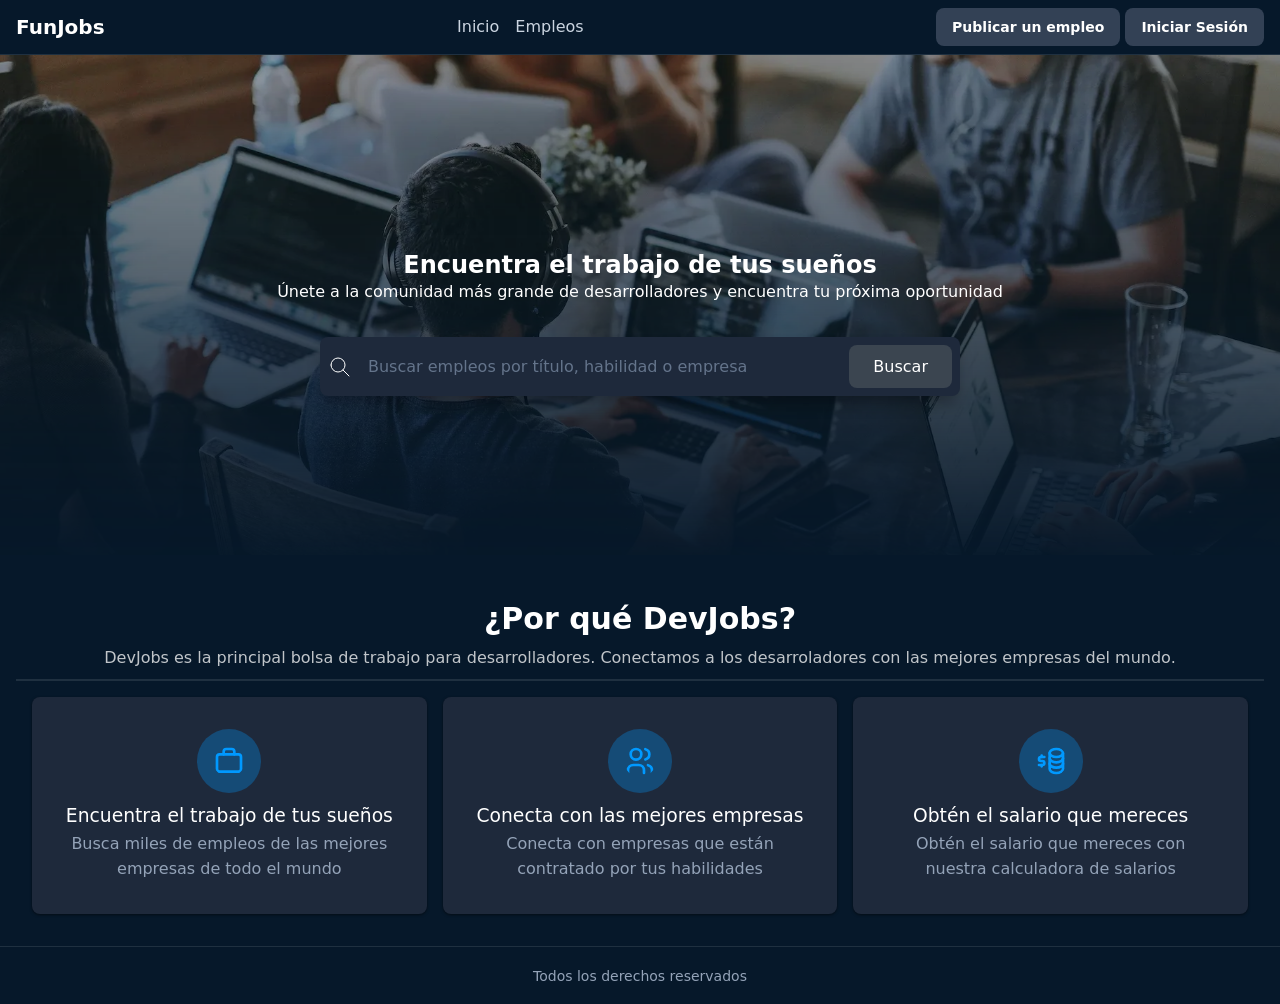
<file: index.html>
<!DOCTYPE html>
<html lang="es">

<head>
    <title>FunJobs</title>
    <meta name="description" content="Find best jobs here!">
    <meta charset="UTF-8" />
    <link rel="stylesheet" href="./styles.css">
</head>

<body>
    <header>
        <h2>FunJobs</h2>
        <nav>

            <a href="/">Inicio</a>
            <a href="/jobs.html">Empleos</a>
        </nav>
        <div>
            <a href="">Publicar un empleo</a>
            <a href="">Iniciar Sesión</a>
        </div>
    </header>
    <main>
        <section>
            <img src="./background.webp" alt="Hero image" width="400px">
            <h1>Encuentra el trabajo de tus sueños</h1>
            <p>Únete a la comunidad más grande de desarrolladores y encuentra tu próxima oportunidad</p>
            <form role="search">
                <div>
                    <svg xmlns="http://www.w3.org/2000/svg" width="24" height="24" viewBox="0 0 24 24" fill="none"
                        stroke="currentColor" stroke-width="1" stroke-linecap="round" stroke-linejoin="round"
                        class="icon icon-tabler icons-tabler-outline icon-tabler-search">
                        <path stroke="none" d="M0 0h24v24H0z" fill="none" />
                        <path d="M3 10a7 7 0 1 0 14 0a7 7 0 1 0 -14 0" />
                        <path d="M21 21l-6 -6" />
                    </svg>
                    <input type="text" placeholder="Buscar empleos por título, habilidad o empresa">
                    <button type="submit">Buscar</button>
                </div>
            </form>
        </section>
        <section>
            <header>
                <h2>¿Por qué DevJobs?</h2>
                <p>DevJobs es la principal bolsa de trabajo para desarrolladores. Conectamos a los desarroladores con
                    las
                    mejores empresas del mundo.</p>
            </header>
            <footer>
                <article>
                    <svg xmlns="http://www.w3.org/2000/svg" width="24" height="24" viewBox="0 0 24 24" fill="none"
                        stroke="currentColor" stroke-width="2" stroke-linecap="round" stroke-linejoin="round"
                        class="icon icon-tabler icons-tabler-outline icon-tabler-briefcase-2">
                        <path stroke="none" d="M0 0h24v24H0z" fill="none" />
                        <path d="M3 9a2 2 0 0 1 2 -2h14a2 2 0 0 1 2 2v9a2 2 0 0 1 -2 2h-14a2 2 0 0 1 -2 -2v-9" />
                        <path d="M8 7v-2a2 2 0 0 1 2 -2h4a2 2 0 0 1 2 2v2" />
                    </svg>
                    <h3>Encuentra el trabajo de tus sueños</h3>
                    <p>Busca miles de empleos de las mejores empresas de todo el mundo</p>
                </article>
                <article>
                    <svg xmlns="http://www.w3.org/2000/svg" width="24" height="24" viewBox="0 0 24 24" fill="none"
                        stroke="currentColor" stroke-width="2" stroke-linecap="round" stroke-linejoin="round"
                        class="icon icon-tabler icons-tabler-outline icon-tabler-users">
                        <path stroke="none" d="M0 0h24v24H0z" fill="none" />
                        <path d="M5 7a4 4 0 1 0 8 0a4 4 0 1 0 -8 0" />
                        <path d="M3 21v-2a4 4 0 0 1 4 -4h4a4 4 0 0 1 4 4v2" />
                        <path d="M16 3.13a4 4 0 0 1 0 7.75" />
                        <path d="M21 21v-2a4 4 0 0 0 -3 -3.85" />
                    </svg>
                    <h3>Conecta con las mejores empresas</h3>
                    <p>Conecta con empresas que están contratado por tus habilidades</p>
                </article>
                <article>
                    <svg xmlns="http://www.w3.org/2000/svg" width="24" height="24" viewBox="0 0 24 24" fill="none"
                        stroke="currentColor" stroke-width="2" stroke-linecap="round" stroke-linejoin="round"
                        class="icon icon-tabler icons-tabler-outline icon-tabler-businessplan">
                        <path stroke="none" d="M0 0h24v24H0z" fill="none" />
                        <path d="M11 6a5 3 0 1 0 10 0a5 3 0 1 0 -10 0" />
                        <path d="M11 6v4c0 1.657 2.239 3 5 3s5 -1.343 5 -3v-4" />
                        <path d="M11 10v4c0 1.657 2.239 3 5 3s5 -1.343 5 -3v-4" />
                        <path d="M11 14v4c0 1.657 2.239 3 5 3s5 -1.343 5 -3v-4" />
                        <path d="M7 9h-2.5a1.5 1.5 0 0 0 0 3h1a1.5 1.5 0 0 1 0 3h-2.5" />
                        <path d="M5 15v1m0 -8v1" />
                    </svg>
                    <h3>Obtén el salario que mereces</h3>
                    <p>Obtén el salario que mereces con nuestra calculadora de salarios</p>
                </article>
            </footer>
        </section>

    </main>
    <footer>
        <small>Todos los derechos reservados</small>
    </footer>
</body>

</html>
</file>
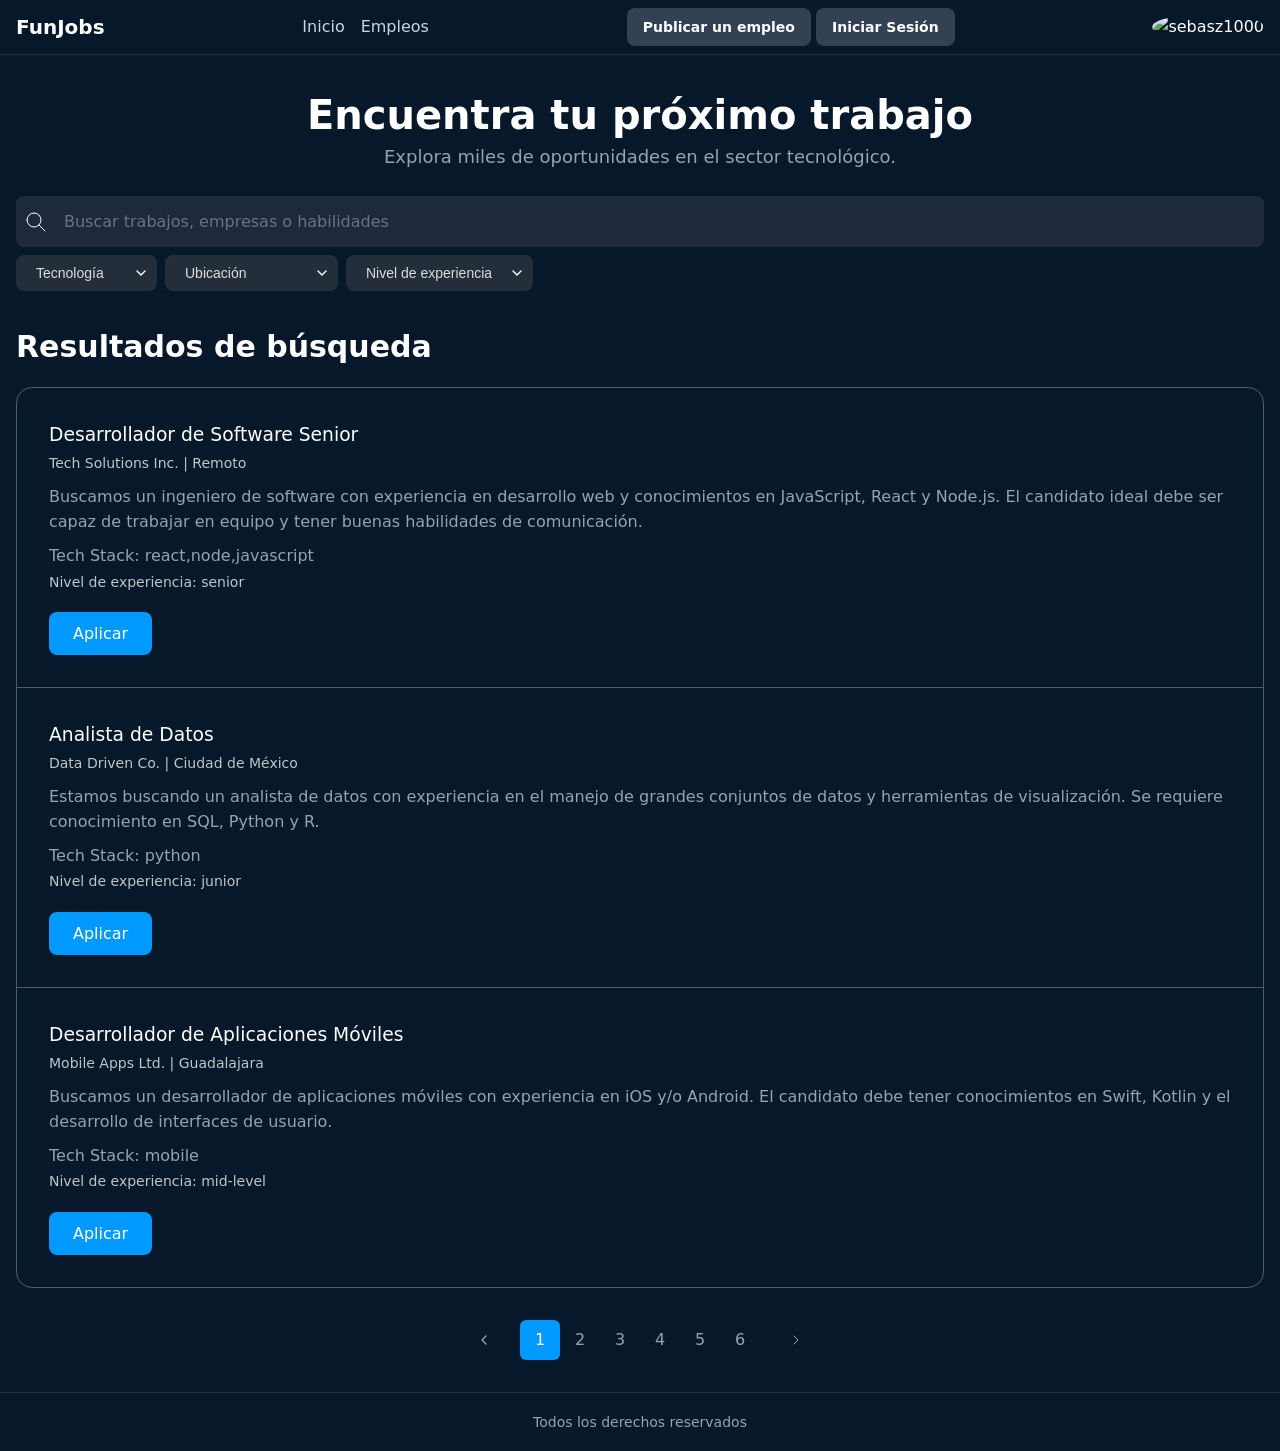
<file: jobs.html>
<!DOCTYPE html>
<html>

<head>
    <title>FunJobs - Jobs</title>
    <meta name="description" content="Find your jobs here!!">
    <meta charset="UTF-8">
    <link rel="stylesheet" href="./styles.css">
    <script type="module" src="./script.js"></script>
</head>

<body>

    <header>
        <h2>FunJobs</h2>
        <nav>

            <a href="/">Inicio</a>
            <a href="/jobs.html">Empleos</a>
        </nav>
        <div>
            <a href="">Publicar un empleo</a>
            <a href="">Iniciar Sesión</a>
        </div>
        <devjobs-avatar username="sebasz1000" size="42">
        </devjobs-avatar>
    </header>
    <main>
        <section class="jobs-search">
            <h1>Encuentra tu próximo trabajo</h1>
            <p>Explora miles de oportunidades en el sector tecnológico.</p>

            <form id="empleos-search-form" role="search">
                <div class="search-bar">
                    <svg xmlns="http://www.w3.org/2000/svg" width="24" height="24" viewBox="0 0 24 24" fill="none"
                        stroke="currentColor" stroke-width="1" stroke-linecap="round" stroke-linejoin="round"
                        class="icon icon-tabler icons-tabler-outline icon-tabler-search">
                        <path stroke="none" d="M0 0h24v24H0z" fill="none" />
                        <path d="M10 10m-7 0a7 7 0 1 0 14 0a7 7 0 1 0 -14 0" />
                        <path d="M21 21l-6 -6" />
                    </svg>

                    <input name="search" id="empleos-search-input" required type="text"
                        placeholder="Buscar trabajos, empresas o habilidades">
                </div>

                <div class="search-filters">
                    <select name="technology" id="filter-technology">
                        <option value="">Tecnología</option>
                        <optgroup label="Tecnologías populares">
                            <option value="javascript">JavaScript</option>
                            <option value="python">Python</option>
                            <option value="react">React</option>
                            <option value="node">Node.js</option>
                        </optgroup>
                        <option value="java">Java</option>
                        <option value="mobile">mobile</option>
                        <hr />
                        <option value="csharp">C#</option>
                        <option value="c">C</option>
                        <option value="c++">C++</option>
                        <hr />
                        <option value="ruby">Ruby</option>
                        <option value="php">PHP</option>
                    </select>

                    <select name="location" id="filter-location">
                        <option value="">Ubicación</option>
                        <option value="remoto">Remoto</option>
                        <option value="cdmx">Ciudad de México</option>
                        <option value="guadalajara">Guadalajara</option>
                        <option value="monterrey">Monterrey</option>
                        <option value="barcelona">Barcelona</option>
                    </select>

                    <select name="experience-level" id="filter-experience-level">
                        <option value="">Nivel de experiencia</option>
                        <option value="junior">Junior</option>
                        <option value="mid-level">Mid-level</option>
                        <option value="senior">Senior</option>
                        <option value="lead">Lead</option>
                    </select>
                </div>
            </form>

            <span id="filter-selected-value"></span>
        </section>
        <section>
            <h2>Resultados de búsqueda</h2>

            <div class="jobs-listings">
                <!-- Aquí se insertan los empleos dinámicamente -->
            </div>

            <nav class="pagination">
                <a href="#" class="chevron-anchor prev">
                    <svg width="16" height="16" viewBox="0 0 24 24" fill="none" stroke="currentColor" stroke-width="2"
                        stroke-linecap="round" stroke-linejoin="round">
                        <path stroke="none" d="M0 0h24v24H0z" fill="none" />
                        <path d="M15 6l-6 6l6 6" />
                    </svg>
                </a>
                <div class="pagination-numbers">
                    <!-- achors created dynamically -->
                </div>
                <a href="#" class="chevron-anchor next">
                    <svg width="16" height="16" viewBox="0 0 24 24" fill="none" stroke="currentColor" stroke-width="1.5"
                        stroke-linecap="round" stroke-linejoin="round"
                        class="icon icon-tabler icons-tabler-outline icon-tabler-chevron-right">
                        <path stroke="none" d="M0 0h24v24H0z" fill="none" />
                        <path d="M9 6l6 6l-6 6" />
                    </svg>
                </a>
            </nav>
        </section>
    </main>
    <footer>
        <small>Todos los derechos reservados</small>
    </footer>
</body>


</html>
</file>
<file: styles.css>
* {
    margin: 0;
    padding: 0;
    box-sizing: border-box;
}






:root {
    --primary: #3b4550;
    --primary-dark: #0a3d66;
    --primary-hover: #0d5ba8;
    --primary-light: #09f;
    --background: #06182a;
    --text-primary: #ffffff;
    --text-secondary: #cbd5e1;
    --text-muted: #94a3b8;
    --border: rgba(255, 255, 255, 0.1);
    --card-bg: #1e293b;
    --shadow: rgba(0, 0, 0, 0.3);
    --input-bg: #1e293b;
    --hsla-example: hsla(210, 100%, 56%, 1);
}










@font-face {
    font-family: 'Inter Variable';
    font-style: normal;
    font-display: swap;
    font-weight: 100 900;
    src: url(https://cdn.jsdelivr.net/fontsource/fonts/inter:vf@latest/latin-wght-normal.woff2) format('woff2-variations');
    unicode-range: U+0000-00FF, U+0131, U+0152-0153, U+02BB-02BC, U+02C6, U+02DA, U+02DC, U+0304, U+0308, U+0329, U+2000-206F, U+20AC, U+2122, U+2191, U+2193, U+2212, U+2215, U+FEFF, U+FFFD;
}










body {
    font-family: system-ui;
    background-color: var(--background);
    color: var(--text-primary);
    min-height: 100vh;
    display: flex;
    flex-direction: column;
    line-height: 1.6;
}



select {
    padding: 0.625rem 1.25rem;
    background-color: #242d3a;
    border: 0;
    border-radius: 0.5rem;
    font-size: 0.875rem;
    color: #ddd;
    cursor: pointer;
    transition: all 0.2s;
    appearance: none;
    background-image: url("data:image/svg+xml,%3Csvg xmlns='http://www.w3.org/2000/svg' width='16' height='16' viewBox='0 0 24 24' fill='none' stroke='white' stroke-width='2' stroke-linecap='round' stroke-linejoin='round'%3E%3Cpolyline points='6 9 12 15 18 9'/%3E%3C/svg%3E");
    background-repeat: no-repeat;
    background-position: right 0.5rem center;
    padding-right: 2.5rem;

    &:hover {
        background-color: var(--primary-hover);
        color: white;
    }

    &:focus {
        outline: 2px solid #1173d4;
        outline-offset: 2px;
    }
}









/* Títulos principales */
h1 {
    font-size: 1.5rem;
    line-height: 1.2;
    text-wrap: balance;
    display: flex;
    align-items: center;
    gap: 0.5rem;

    svg {
        width: 2rem;
        height: 2rem;
        color: var(--primary-light);
    }
}

h1+p {
    text-wrap: balance;
    margin-bottom: 2rem
}

/* Header */
header {
    border-bottom: 1px solid var(--border);
    background: var(--background);
    padding: .5rem 1rem;
    display: flex;
    align-items: center;
    justify-content: space-between;
    gap: 2rem;

    h2 {
        font-size: 1.25rem;
        font-weight: 700;
        color: var(--text-primary);
    }
}

/* Navegación del header a otras páginas */
nav {
    align-items: center;
    gap: 1rem;
    display: flex;

    a {
        text-decoration: none;
        color: var(--text-secondary);
        transition: color 0.2s;
        font-weight: 500;

        &:hover,
        &:focus {
            color: var(--primary);
            outline: none;
        }
    }
}

/* Botones del Header */
header div a {
    padding: 0.5rem 1rem;
    border-radius: 0.5rem;
    background-color: #334155;
    color: var(--text-primary);
    display: inline-block;
    font-size: 0.875rem;
    font-weight: 700;
    text-decoration: none;
    /* TODO */
}

/* Hero */
main>section:nth-child(1) {
    height: 500px;
    text-align: center;
    display: flex;
    flex-direction: column;
    justify-content: center;
    align-items: center;

    h1 {
        padding-top: 36px;
    }

    &>img {
        position: absolute;
        width: 100%;
        height: 100%;
        object-fit: cover;
        z-index: -1;
        left: 0;
        right: 0;
        mask-image: linear-gradient(to bottom, rgba(16, 25, 34, 1) 5%, rgba(16, 25, 34, 0) 80%);
    }
}

/* Formulario de Búsqueda */
form {
    max-width: 42rem;
    width: 100%;
    margin: 0 auto;
    padding-inline: 1rem;
}

form>div {
    display: flex;
    align-items: center;
    background-color: var(--input-bg);
    border-radius: 0.5rem;
    box-shadow: 0 10px 15px -3px var(--shadow);
    padding: 0.5rem;
    gap: 0.5rem;
}

form span {
    padding-left: 0.75rem;
    color: var(--text-muted);
    display: flex;
    align-items: center;
    flex-shrink: 0;
}

form input[type="text"] {
    flex: 1;
    background: transparent;
    border: none;
    outline: none;
    color: var(--text-primary);
    padding: 0.75rem 0.5rem;
    font-size: 1rem;
    font-family: inherit;
}

form input[type="text"]::placeholder {
    color: #64748b;
}

button {
    padding: 0.75rem 1.5rem;
    border-radius: 0.5rem;
    background-color: var(--primary);
    color: white;
    font-weight: 400;
    border: none;
    cursor: pointer;
    transition: all 0.2s;
    font-family: inherit;
    font-size: 1rem;
    white-space: nowrap;

    &:hover,
    /* pseudo-clase que significa que el ratón está encima */
    &:focus {
        /* pseudo-clase que significa que el elemento tiene el foco */
        background-color: var(--primary-hover);
        outline: 2px solid white;
        outline-offset: 2px;
    }

    &:active {
        transform: scale(0.90)
    }

    &:disabled {
        opacity: .5;
        pointer-events: none;
    }
}

/* Features Section */
main>section:nth-child(2) {
    padding-inline: 1rem;
    background-color: var(--background);
    padding-top: 2rem;

    &>header {
        gap: 2px;
        flex-direction: column;

        h2 {
            margin-bottom: 0;
        }

        p {
            opacity: .75;
        }
    }

    &>div {
        max-width: 1280px;
        margin: 0 auto;
    }
}

main>section:nth-child(2) h2 {
    font-size: 1.875rem;
    font-weight: 700;
    color: var(--text-primary);
    margin-bottom: 1rem;
}

main>section:nth-child(2)>div>div:first-child>p {
    font-size: 1.125rem;
    color: var(--text-muted);
    max-width: 42rem;
    margin: 0 auto;
}

/* Grid de Features */
main>section:nth-child(2) footer {
    display: grid;
    grid-template-columns: repeat(auto-fit, minmax(280px, 1fr));
    gap: 16px
}

/* Feature Cards */
/* article {
  background-color: var(--card-bg);
  padding: 2rem;
  margin-bottom: 16px;
  border-radius: 0.5rem;                   
  box-shadow: 0px 1px 3px 0 var(--shadow); 

  svg {
    color: var(--primary-light);          
    background: rgba(0, 153, 255, 0.3);  
    border-radius: 9999px;               
    width: 64px;                         
    height: 64px;                        
    padding: 16px;                       
  }

  h3 {
    font-weight: 500;
  }

  p {
    color: var(--text-muted);
  }
} */

/* Footer */
footer {
    background-color: var(--background);
    border-top: 1px solid var(--border);
    text-align: center;
    padding: 16px;

    small {
        color: var(--text-muted);
        font-size: 0.875rem;
    }
}

article {
    background-color: var(--card-bg);
    padding: 2rem;
    margin-bottom: 16px;
    border-radius: 0.5rem;
    box-shadow: 0px 1px 3px 0px rgba(0, 0, 0, 0.5);

    svg {
        color: var(--primary-light);
        background: rgba(0, 153, 255, .3);
        width: 64px;
        height: 64px;
        border-radius: 100%;
        padding: 16px;
    }

    p {
        color: var(--text-muted);
    }

    h3 {
        font-weight: 500;
    }
}

/* Jobs Search */
.jobs-search {
    margin: 0;
    padding: 0;
    height: auto !important;

    h1 {
        font-size: 2.5rem;
        margin-bottom: .25rem;
    }

    p {
        font-size: 1.125rem;
        color: var(--text-muted);
        margin-bottom: 1.5rem;
    }

    .search-bar {
        background: var(--input-bg);
        padding: .25rem .5rem;
    }

    .search-filters {
        display: flex;
        flex-wrap: wrap;
        margin-top: .5rem;
    }

    form {
        width: 100%;
        max-width: 1280px;
    }

    form div {
        background: none;
        box-shadow: none;
        padding: 0;
    }
}

.jobs-listings {
    border: 1px solid rgba(255, 255, 255, .3);
    border-radius: 1rem;



    article,
    .job-listing-card {
        background: none;
        box-shadow: none;
        border-radius: 0;
        border-bottom: 1px solid rgba(255, 255, 255, .3);
        margin: 0;

        display: flex;
        /* valor original */
        align-items: start;
        gap: 1rem;

        &.is-hidden {
            display: none;
        }

        small {
            font-size: .875rem;
            opacity: .75;
        }

        p {
            margin-top: 0.5rem
        }

        &:last-child {
            border-bottom: none;
        }
    }
}

.pagination {
    display: flex;
    justify-content: center;
    gap: 1rem;
    margin-block: 2rem;

    .pagination-numbers {
        display: flex;
        align-items: center;
        justify-content: center;
    }

    a {
        display: flex;
        align-items: center;
        justify-content: center;
        width: 2.5rem;
        height: 2.5rem;
        text-decoration: none;
        color: var(--text-muted);
        border-radius: 0.375rem;
        transition: all .3s;

        &:hover,
        &:focus {
            background-color: white;
        }

        &:active {
            transform: scale(0.9);
        }

        &.is-active {
            background-color: var(--primary-light);
            pointer-events: none;
            color: white;

        }
    }
}

.btn-apply-job {
    background-color: var(--primary-light);

    &.is-applied {
        background: #4caf50;
        pointer-events: none;
    }
}

/* TIEMPO 3:12:58 */
</file>
